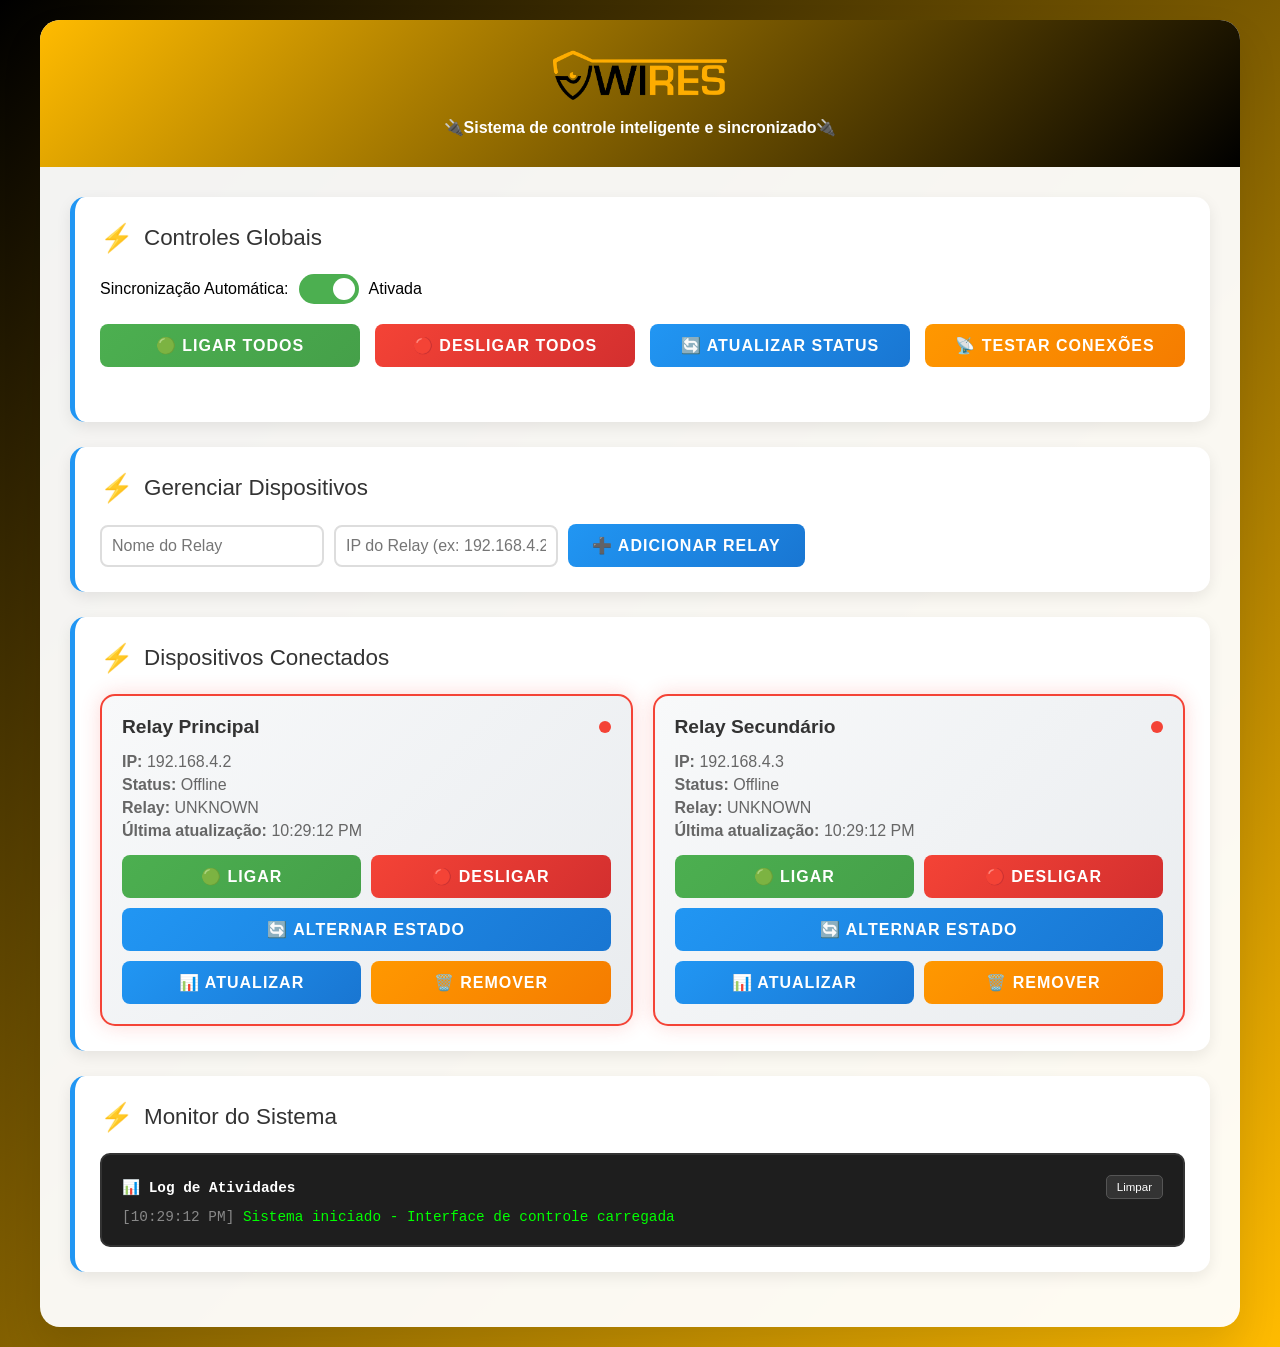
<file: Web Interface/data/index.html>
<!DOCTYPE html>
<html lang="pt-BR">
<head>
    <meta charset="UTF-8">
    <meta name="viewport" content="width=device-width, initial-scale=1.0">
    <title>Controle de Relays ESP-01</title>
    <link rel="stylesheet" href="style.css">
</head>
<body>
    <div class="container">
        <div class="header">
            <h1><img src="WiresIcon.png" alt="Logo da Empresa" class="logo"></h1>
            <p>🔌Sistema de controle inteligente e sincronizado🔌</p>
        </div>

        <div class="content">
            <!-- Controles Globais -->
            <div class="control-section">
                <div class="section-title">Controles Globais</div>
                
                <div class="sync-toggle">
                    <span>Sincronização Automática:</span>
                    <label class="toggle-switch">
                        <input type="checkbox" id="syncToggle" checked>
                        <span class="slider"></span>
                    </label>
                    <span id="syncStatus">Ativada</span>
                </div>

                <div class="global-controls">
                    <button class="btn btn-primary" onclick="controlAllRelays('ON')">
                        🟢 Ligar Todos
                    </button>
                    <button class="btn btn-danger" onclick="controlAllRelays('OFF')">
                        🔴 Desligar Todos
                    </button>
                    <button class="btn btn-info" onclick="refreshAllRelays()">
                        🔄 Atualizar Status
                    </button>
                    <button class="btn btn-warning" onclick="testConnection()">
                        📡 Testar Conexões
                    </button>
                </div>
            </div>

            <!-- Adicionar Novo Relay -->
            <div class="control-section">
                <div class="section-title">Gerenciar Dispositivos</div>
                
                <div class="add-relay-section">
                    <input type="text" id="relayName" class="input-field" placeholder="Nome do Relay" value="">
                    <input type="text" id="relayIP" class="input-field" placeholder="IP do Relay (ex: 192.168.4.2)" value="">
                    <button class="btn btn-info" onclick="addRelay()">
                        ➕ Adicionar Relay
                    </button>
                </div>
            </div>

            <!-- Grid de Relays -->
            <div class="control-section">
                <div class="section-title">Dispositivos Conectados</div>
                <div id="relayGrid" class="relay-grid">
                    <!-- Relays serão adicionados dinamicamente aqui -->
                </div>
            </div>

            <!-- Terminal de Status -->
            <div class="control-section">
                <div class="section-title">Monitor do Sistema</div>
                <div class="terminal">
                    <div class="terminal-header">
                        <span class="terminal-title">📊 Log de Atividades</span>
                        <button class="clear-btn" onclick="clearTerminal()">Limpar</button>
                    </div>
                    <div id="terminal"></div>
                </div>
            </div>
        </div>
    </div>

    <script src = "script.js"></script>
</body>
</html>
</file>
<file: Web Interface/data/style.css>
* {
    margin: 0;
    padding: 0;
    box-sizing: border-box;
}

body {
    font-family: 'Segoe UI', Tahoma, Geneva, Verdana, sans-serif;
    background: linear-gradient(135deg, #000000 0%, #ffbb00 100%);
    min-height: 100vh;
    padding: 20px;
}

.container {
    max-width: 1200px;
    margin: 0 auto;
    background: rgba(255, 255, 255, 0.95);
    border-radius: 20px;
    box-shadow: 0 20px 40px rgba(0, 0, 0, 0.1);
    overflow: hidden;
}

.header {
    background: linear-gradient(135deg, #ffbb00, #000000);
    font-weight: bold;
    color: white;
    padding: 30px;
    text-align: center;
}

.logo {
    height: 50px;
    margin-bottom: 10px;
    text-shadow: 0 2px 4px rgba(0, 0, 0, 0.3);
    text-align: left;
}

.content {
    padding: 30px;
}

.control-section {
    background: white;
    border-radius: 15px;
    padding: 25px;
    margin-bottom: 25px;
    box-shadow: 0 5px 15px rgba(0, 0, 0, 0.08);
    border-left: 5px solid #2196F3;
}

.section-title {
    font-size: 1.4em;
    color: #333;
    margin-bottom: 20px;
    display: flex;
    align-items: center;
    gap: 10px;
}

.section-title::before {
    content: '⚡';
    font-size: 1.2em;
}

.global-controls {
    display: grid;
    grid-template-columns: repeat(auto-fit, minmax(200px, 1fr));
    gap: 15px;
    margin-bottom: 30px;
}

.btn {
    padding: 12px 24px;
    border: none;
    border-radius: 8px;
    font-size: 1em;
    font-weight: 600;
    cursor: pointer;
    transition: all 0.3s ease;
    text-transform: uppercase;
    letter-spacing: 1px;
}

.btn-primary {
    background: linear-gradient(135deg, #4CAF50, #45a049);
    color: white;
}

.btn-danger {
    background: linear-gradient(135deg, #f44336, #d32f2f);
    color: white;
}

.btn-warning {
    background: linear-gradient(135deg, #ff9800, #f57c00);
    color: white;
}

.btn-info {
    background: linear-gradient(135deg, #2196F3, #1976D2);
    color: white;
}

.btn:hover {
    transform: translateY(-2px);
    box-shadow: 0 5px 15px rgba(0, 0, 0, 0.2);
}

.btn:active {
    transform: translateY(0);
}

.sync-toggle {
    display: flex;
    align-items: center;
    gap: 10px;
    margin-bottom: 20px;
}

.toggle-switch {
    position: relative;
    width: 60px;
    height: 30px;
}

.toggle-switch input {
    opacity: 0;
    width: 0;
    height: 0;
}

.slider {
    position: absolute;
    cursor: pointer;
    top: 0;
    left: 0;
    right: 0;
    bottom: 0;
    background-color: #ccc;
    transition: .4s;
    border-radius: 30px;
}

.slider:before {
    position: absolute;
    content: "";
    height: 22px;
    width: 22px;
    left: 4px;
    bottom: 4px;
    background-color: white;
    transition: .4s;
    border-radius: 50%;
}

input:checked + .slider {
    background-color: #4CAF50;
}

input:checked + .slider:before {
    transform: translateX(30px);
}

.relay-grid {
    display: grid;
    grid-template-columns: repeat(auto-fit, minmax(300px, 1fr));
    gap: 20px;
}

.relay-card {
    background: linear-gradient(135deg, #f8f9fa, #e9ecef);
    border-radius: 15px;
    padding: 20px;
    border: 2px solid transparent;
    transition: all 0.3s ease;
}

.relay-card.online {
    border-color: #4CAF50;
    box-shadow: 0 0 20px rgba(76, 175, 80, 0.2);
}

.relay-card.offline {
    border-color: #f44336;
    box-shadow: 0 0 20px rgba(244, 67, 54, 0.2);
}

.relay-header {
    display: flex;
    justify-content: space-between;
    align-items: center;
    margin-bottom: 15px;
}

.relay-name {
    font-size: 1.2em;
    font-weight: bold;
    color: #333;
}

.status-indicator {
    width: 12px;
    height: 12px;
    border-radius: 50%;
    animation: pulse 2s infinite;
}

.status-indicator.online {
    background-color: #4CAF50;
}

.status-indicator.offline {
    background-color: #f44336;
}

@keyframes pulse {
    0% { opacity: 1; }
    50% { opacity: 0.5; }
    100% { opacity: 1; }
}

.relay-info {
    margin-bottom: 15px;
}

.relay-info div {
    margin-bottom: 5px;
    color: #666;
}

.relay-controls {
    display: grid;
    grid-template-columns: 1fr 1fr;
    gap: 10px;
}

.add-relay-section {
    display: flex;
    gap: 10px;
    flex-wrap: wrap;
    align-items: center;
}

.input-field {
    padding: 10px;
    border: 2px solid #ddd;
    border-radius: 8px;
    font-size: 1em;
    transition: border-color 0.3s ease;
}

.input-field:focus {
    outline: none;
    border-color: #2196F3;
}

.terminal {
    background: #1e1e1e;
    color: #00ff00;
    border-radius: 10px;
    padding: 20px;
    font-family: 'Courier New', monospace;
    font-size: 0.9em;
    max-height: 300px;
    overflow-y: auto;
    border: 2px solid #333;
}

.terminal-header {
    display: flex;
    justify-content: space-between;
    align-items: center;
    margin-bottom: 10px;
}

.terminal-title {
    color: #fff;
    font-weight: bold;
}

.clear-btn {
    background: #333;
    color: #fff;
    border: 1px solid #555;
    padding: 5px 10px;
    border-radius: 5px;
    cursor: pointer;
    font-size: 0.8em;
}

.loading {
    display: inline-block;
    width: 20px;
    height: 20px;
    border: 3px solid #f3f3f3;
    border-top: 3px solid #3498db;
    border-radius: 50%;
    animation: spin 1s linear infinite;
}

@keyframes spin {
    0% { transform: rotate(0deg); }
    100% { transform: rotate(360deg); }
}

.hidden {
    display: none;
}

@media (max-width: 768px) {
    .container {
        margin: 10px;
        border-radius: 15px;
    }
    
    .content {
        padding: 20px;
    }
    
    .global-controls {
        grid-template-columns: 1fr;
    }
    
    .relay-grid {
        grid-template-columns: 1fr;
    }
    
    .add-relay-section {
        flex-direction: column;
        align-items: stretch;
    }
}
</file>
